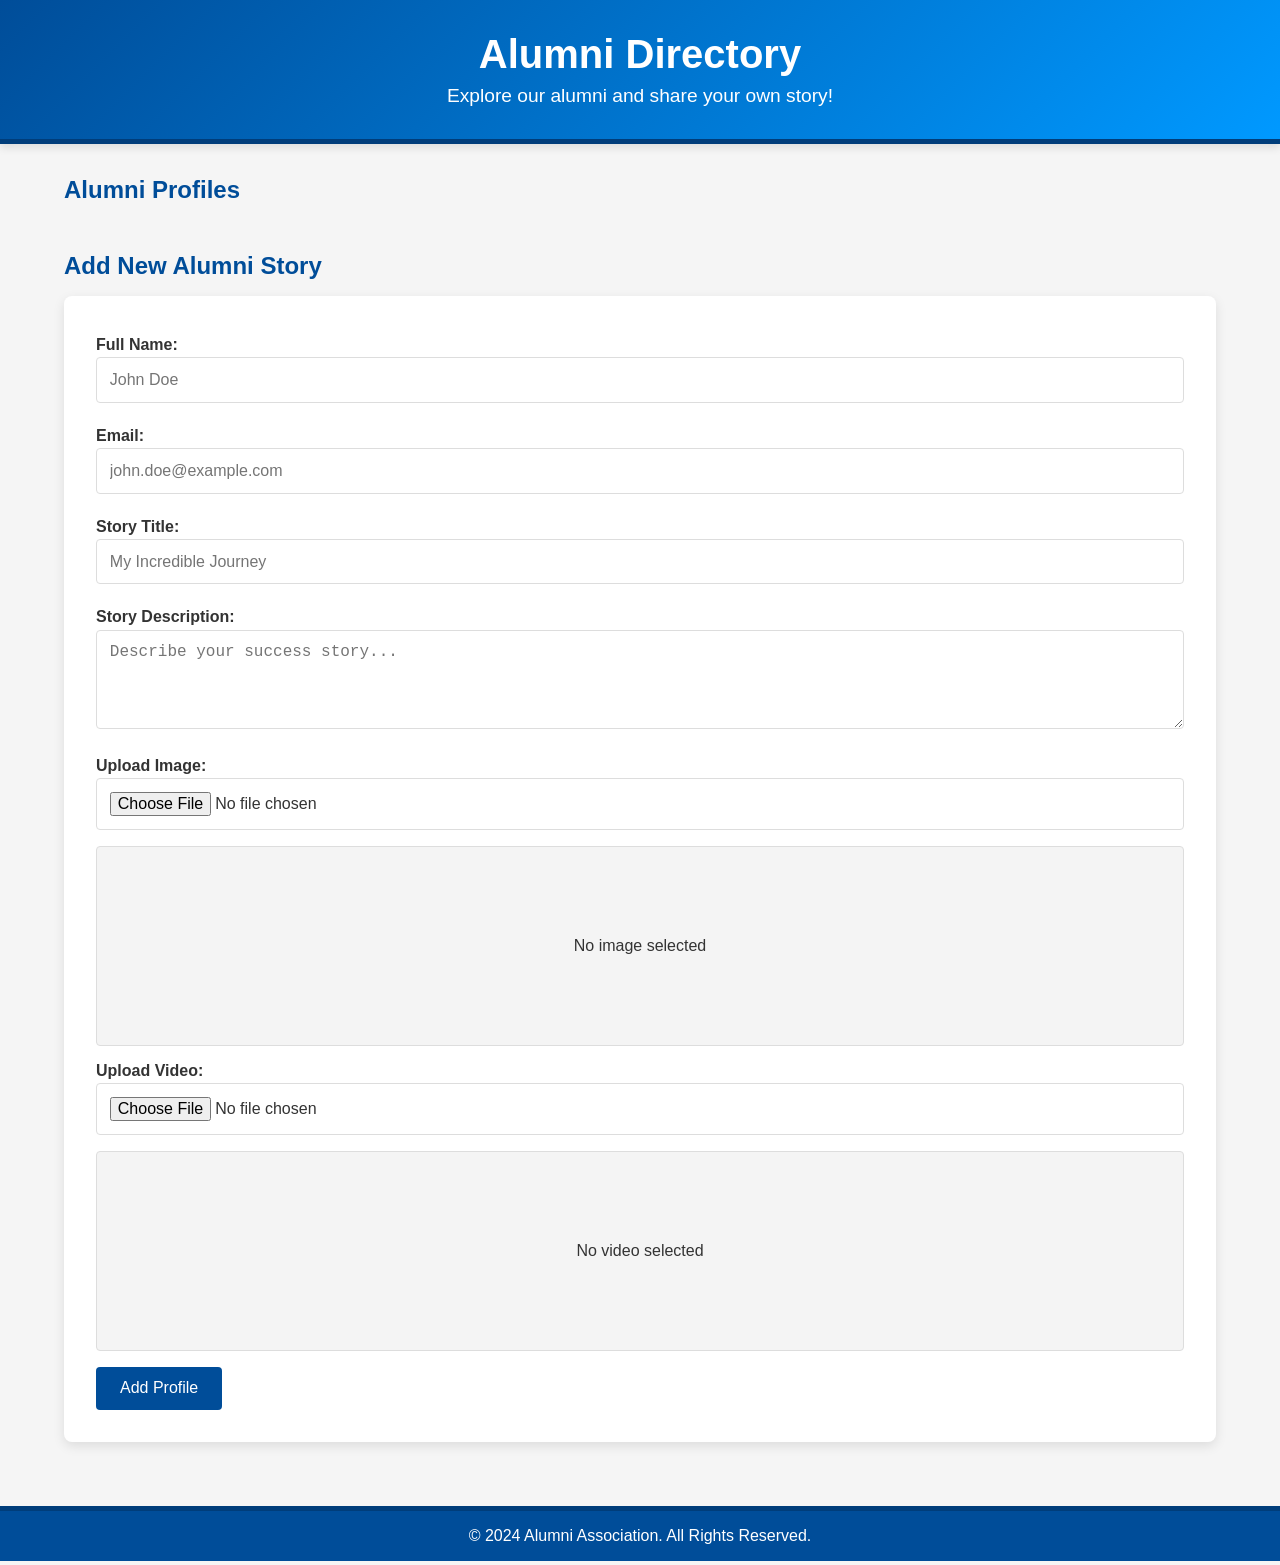
<file: directory.html>
<!DOCTYPE html>
<html lang="en">
<head>
    <meta charset="UTF-8">
    <meta name="viewport" content="width=device-width, initial-scale=1.0">
    <title>Alumni Directory</title>
    <link rel="stylesheet" href="styles2.css">
</head>
<body>
    <header>
        <div class="container">
            <h1>Alumni Directory</h1>
            <p>Explore our alumni and share your own story!</p>
        </div>
    </header>
    <main>
        <div class="container">
            <section class="directory">
                <h2>Alumni Profiles</h2>
                <div class="profile-list" id="profileList">
                </div>
            </section>
            
            <section class="add-profile">
                <h2>Add New Alumni Story</h2>
                <form id="addProfileForm">
                    <label for="fullName">Full Name:</label>
                    <input type="text" id="fullName" name="fullName" placeholder="John Doe" required>
                    
                    <label for="email">Email:</label>
                    <input type="email" id="email" name="email" placeholder="john.doe@example.com" required>
                    
                    <label for="storyTitle">Story Title:</label>
                    <input type="text" id="storyTitle" name="storyTitle" placeholder="My Incredible Journey" required>
                    
                    <label for="storyDescription">Story Description:</label>
                    <textarea id="storyDescription" name="storyDescription" placeholder="Describe your success story..." rows="4" required></textarea>
                    
                    <label for="storyImage">Upload Image:</label>
                    <input type="file" id="storyImage" name="storyImage" accept="image/*">
                    <div id="imagePreview" class="file-preview">
                        <p>No image selected</p>
                    </div>
                    
                    <label for="storyVideo">Upload Video:</label>
                    <input type="file" id="storyVideo" name="storyVideo" accept="video/*">
                    <div id="videoPreview" class="file-preview">
                        <p>No video selected</p>
                    </div>
                    
                    <button type="submit">Add Profile</button>
                </form>
            </section>
        </div>
    </main>
    <footer>
        <div class="container">
            <p>&copy; 2024 Alumni Association. All Rights Reserved.</p>
        </div>
    </footer>
    <script src="scripts2.js"></script>
</body>
</html>
</file>
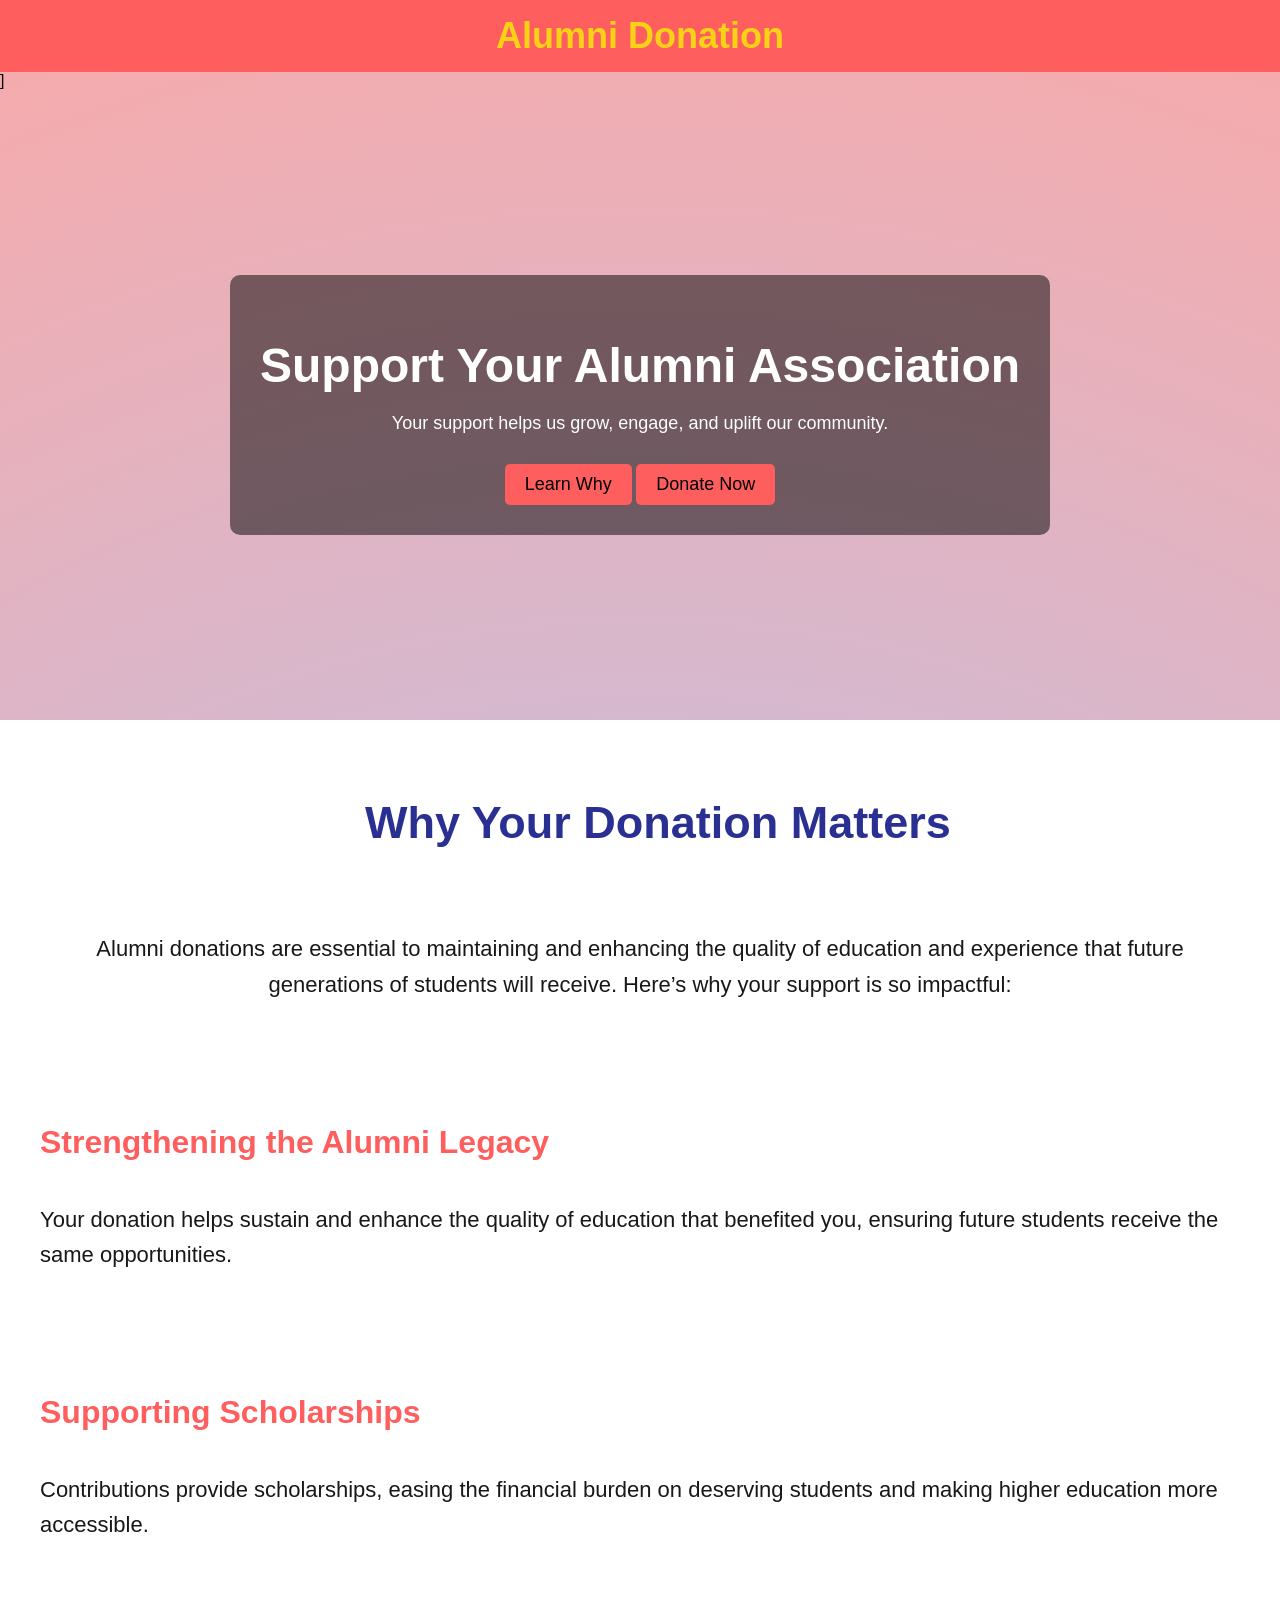
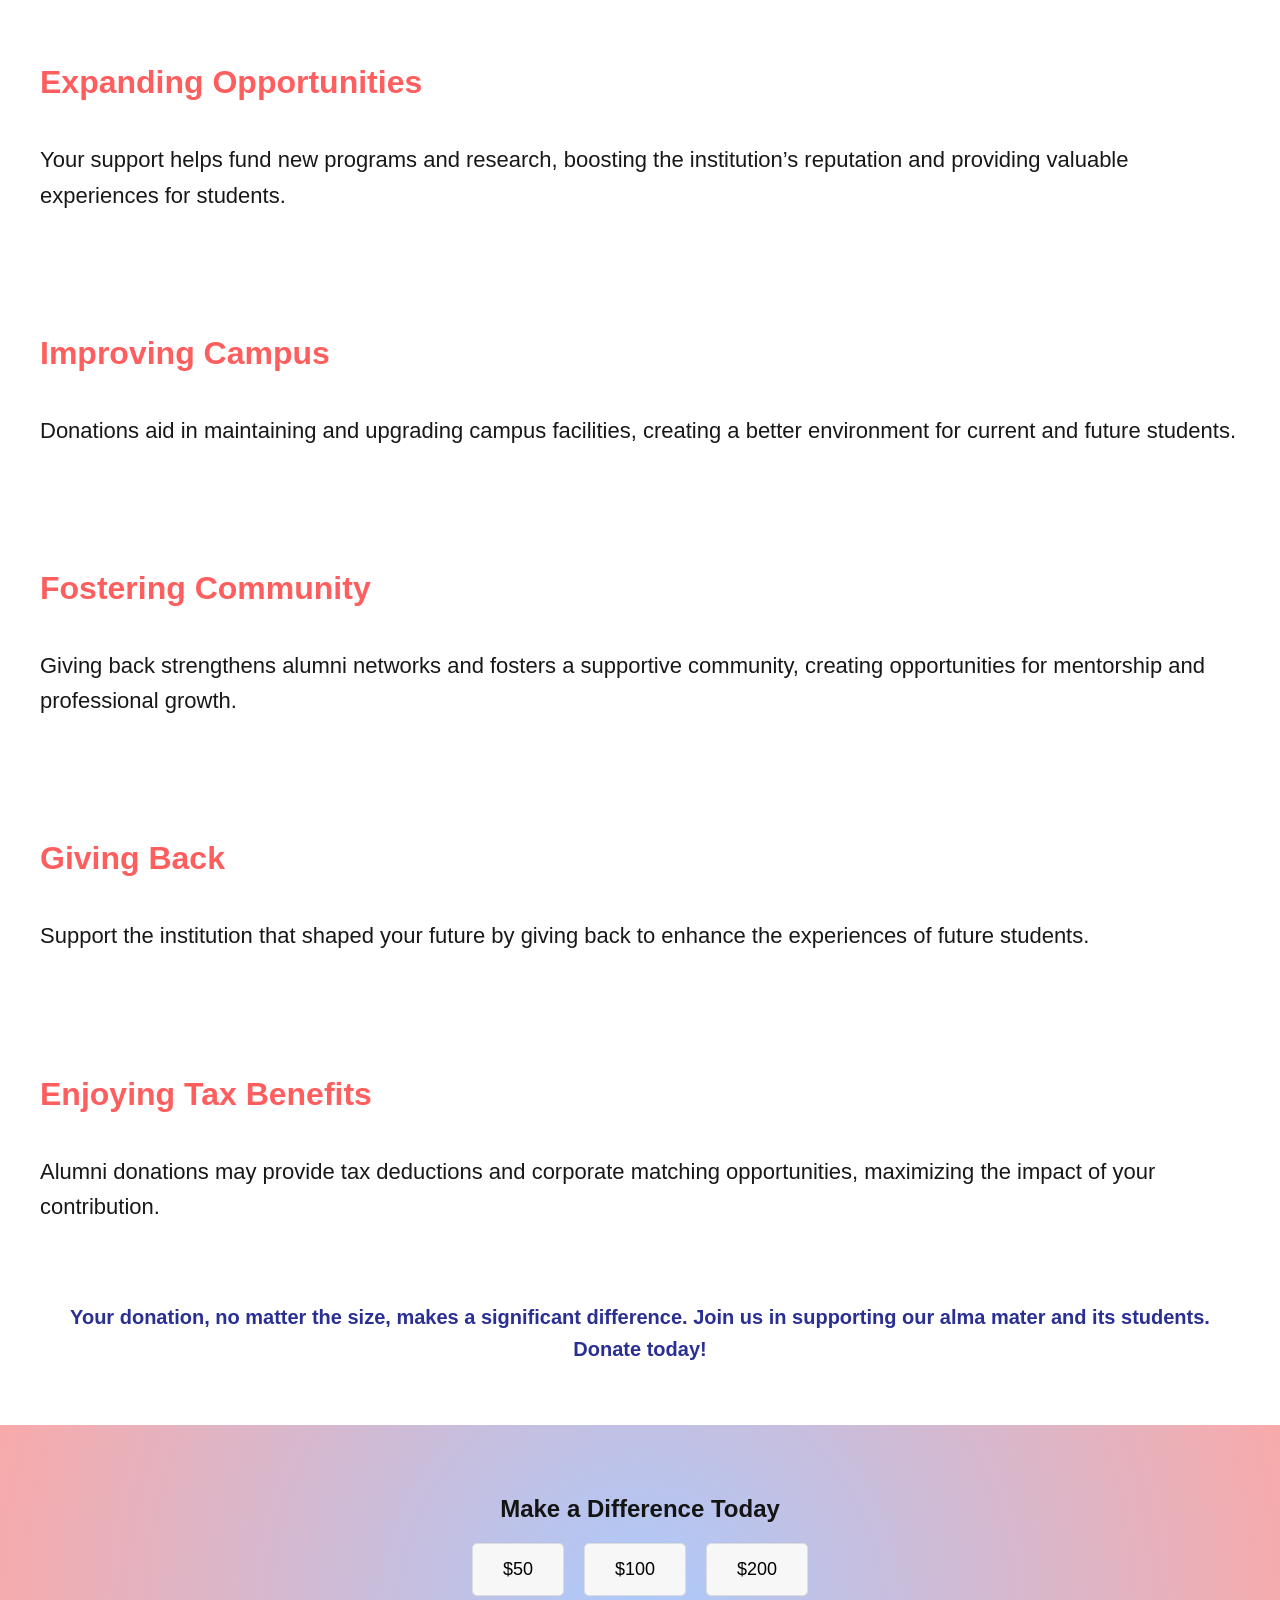
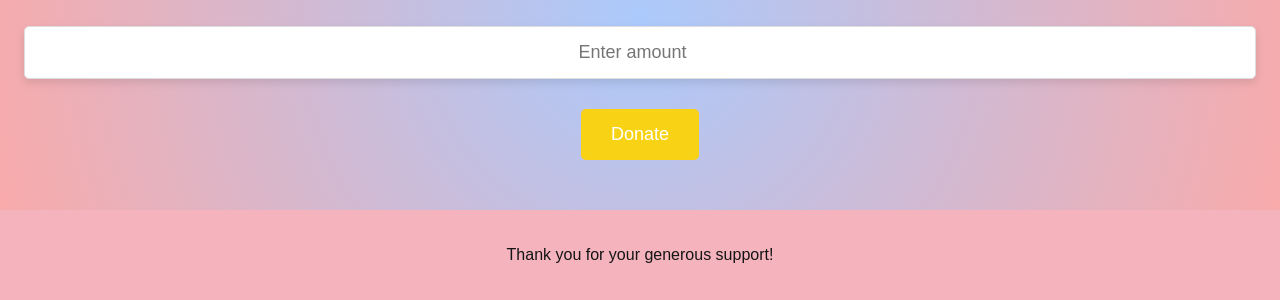
<file: donation.html>
<!DOCTYPE html>
<html lang="en">
<head>
    <meta charset="UTF-8">
    <meta name="viewport" content="width=device-width, initial-scale=1.0">
    <title>Alumni Association Donation</title>
    <link rel="stylesheet" href="donation.css">
</head>
<body>

    <nav class="navbar">
        <h1>Alumni Donation</h1>
    </nav>

]    <header>
        <div class="header-content">
            <h1>Support Your Alumni Association</h1>
            <p>Your support helps us grow, engage, and uplift our community.</p>
            <a href="#why-donate" class="scroll-btn">Learn Why</a>
            <a href="#donation-form" class="scroll-btn">Donate Now</a>
        </div>
    </header>

    <section id="why-donate" class="why-donate-section">
        <h2>Why Your Donation Matters</h2>
        <div class="why-donate-content">
            <p class="p">Alumni donations are essential to maintaining and enhancing the quality of education and experience that future generations of students will receive. Here’s why your support is so impactful:</p>
            
            <div class="why-donate-point">
                <h3>Strengthening the Alumni Legacy</h3>
                <p>Your donation helps sustain and enhance the quality of education that benefited you, ensuring future students receive the same opportunities.</p>
            </div>

            <div class="why-donate-point">
                <h3>Supporting Scholarships</h3>
                <p>Contributions provide scholarships, easing the financial burden on deserving students and making higher education more accessible.</p>
            </div>

            <div class="why-donate-point">
                <h3>Expanding Opportunities</h3>
                <p>Your support helps fund new programs and research, boosting the institution’s reputation and providing valuable experiences for students.</p>
            </div>

            <div class="why-donate-point">
                <h3>Improving Campus</h3>
                <p>Donations aid in maintaining and upgrading campus facilities, creating a better environment for current and future students.</p>
            </div>

            <div class="why-donate-point">
                <h3>Fostering Community</h3>
                <p>Giving back strengthens alumni networks and fosters a supportive community, creating opportunities for mentorship and professional growth.</p>
            </div>

            <div class="why-donate-point">
                <h3>Giving Back</h3>
                <p>Support the institution that shaped your future by giving back to enhance the experiences of future students.</p>
            </div>

            <div class="why-donate-point">
                <h3>Enjoying Tax Benefits</h3>
                <p>Alumni donations may provide tax deductions and corporate matching opportunities, maximizing the impact of your contribution.</p>
            </div>

            <p><strong>Your donation, no matter the size, makes a significant difference. Join us in supporting our alma mater and its students. Donate today!</strong></p>
        </div>
    </section>

    <section id="donation-form" class="donation-section">
        <h2>Make a Difference Today</h2>
        <form>
            <div class="amount-select">
                <input type="radio" id="amount50" name="amount" value="50">
                <label for="amount50">$50</label>
                
                <input type="radio" id="amount100" name="amount" value="100">
                <label for="amount100">$100</label>
                
                <input type="radio" id="amount200" name="amount" value="200">
                <label for="amount200">$200</label>
                
                <input type="number" id="custom-amount" name="custom-amount" placeholder="Enter amount">
            </div>
            
            <a href="donationportal.html"><button type="submit" class="donate-btn">Donate</a></button>
            
                
        </form>
    </section>

    <footer>
        <p>Thank you for your generous support!</p>
    </footer>

    <script src="donation.js"></script>
</body>
</html>
</file>
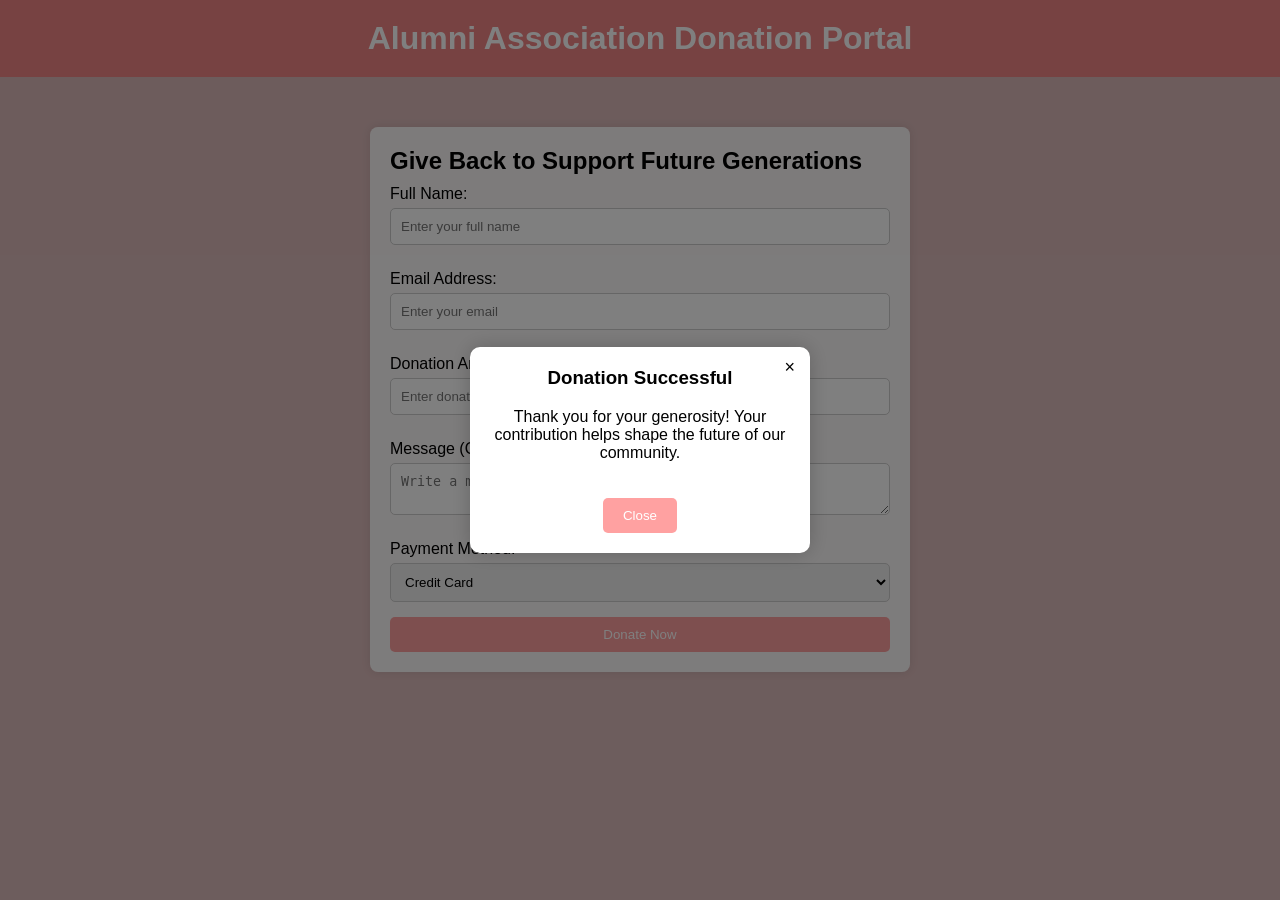
<file: donationportal.html>
<!DOCTYPE html>
<html lang="en">
<head>
    <meta charset="UTF-8">
    <meta name="viewport" content="width=device-width, initial-scale=1.0">
    <title>Alumni Donation Portal</title>
    <link rel="stylesheet" href="style.css">
</head>
<body>

    <header>
        <h1>Alumni Association Donation Portal</h1>
    </header>

    <section class="donation-form-section">
        <form id="donation-form">
            <h2>Give Back to Support Future Generations</h2>

            <label for="name">Full Name:</label>
            <input type="text" id="name" name="name" placeholder="Enter your full name" required>

            <label for="email">Email Address:</label>
            <input type="email" id="email" name="email" placeholder="Enter your email" required>

            <label for="amount">Donation Amount (USD):</label>
            <input type="number" id="amount" name="amount" placeholder="Enter donation amount" required>

            <label for="message">Message (Optional):</label>
            <textarea id="message" name="message" placeholder="Write a message (optional)"></textarea>

            <label for="payment-method">Payment Method:</label>
            <select id="payment-method" name="payment-method">
                <option value="credit-card">Credit Card</option>
                <option value="paypal">PayPal</option>
                <option value="paypal">PayTm</option>
                <option value="bank-transfer">Bank Transfer</option>
            </select>

            <button type="submit">Donate Now</button>
        </form>
    </section>

    <div id="donation-modal" class="modal">
        <div class="modal-content">
            <span class="close">&times;</span>
            <h3>Donation Successful</h3>
            <p>Thank you for your generosity! Your contribution helps shape the future of our community.</p>
            <button id="close-modal">Close</button>
        </div>
    </div>

    <script src="script.js"></script>

</body>
</html>
</file>
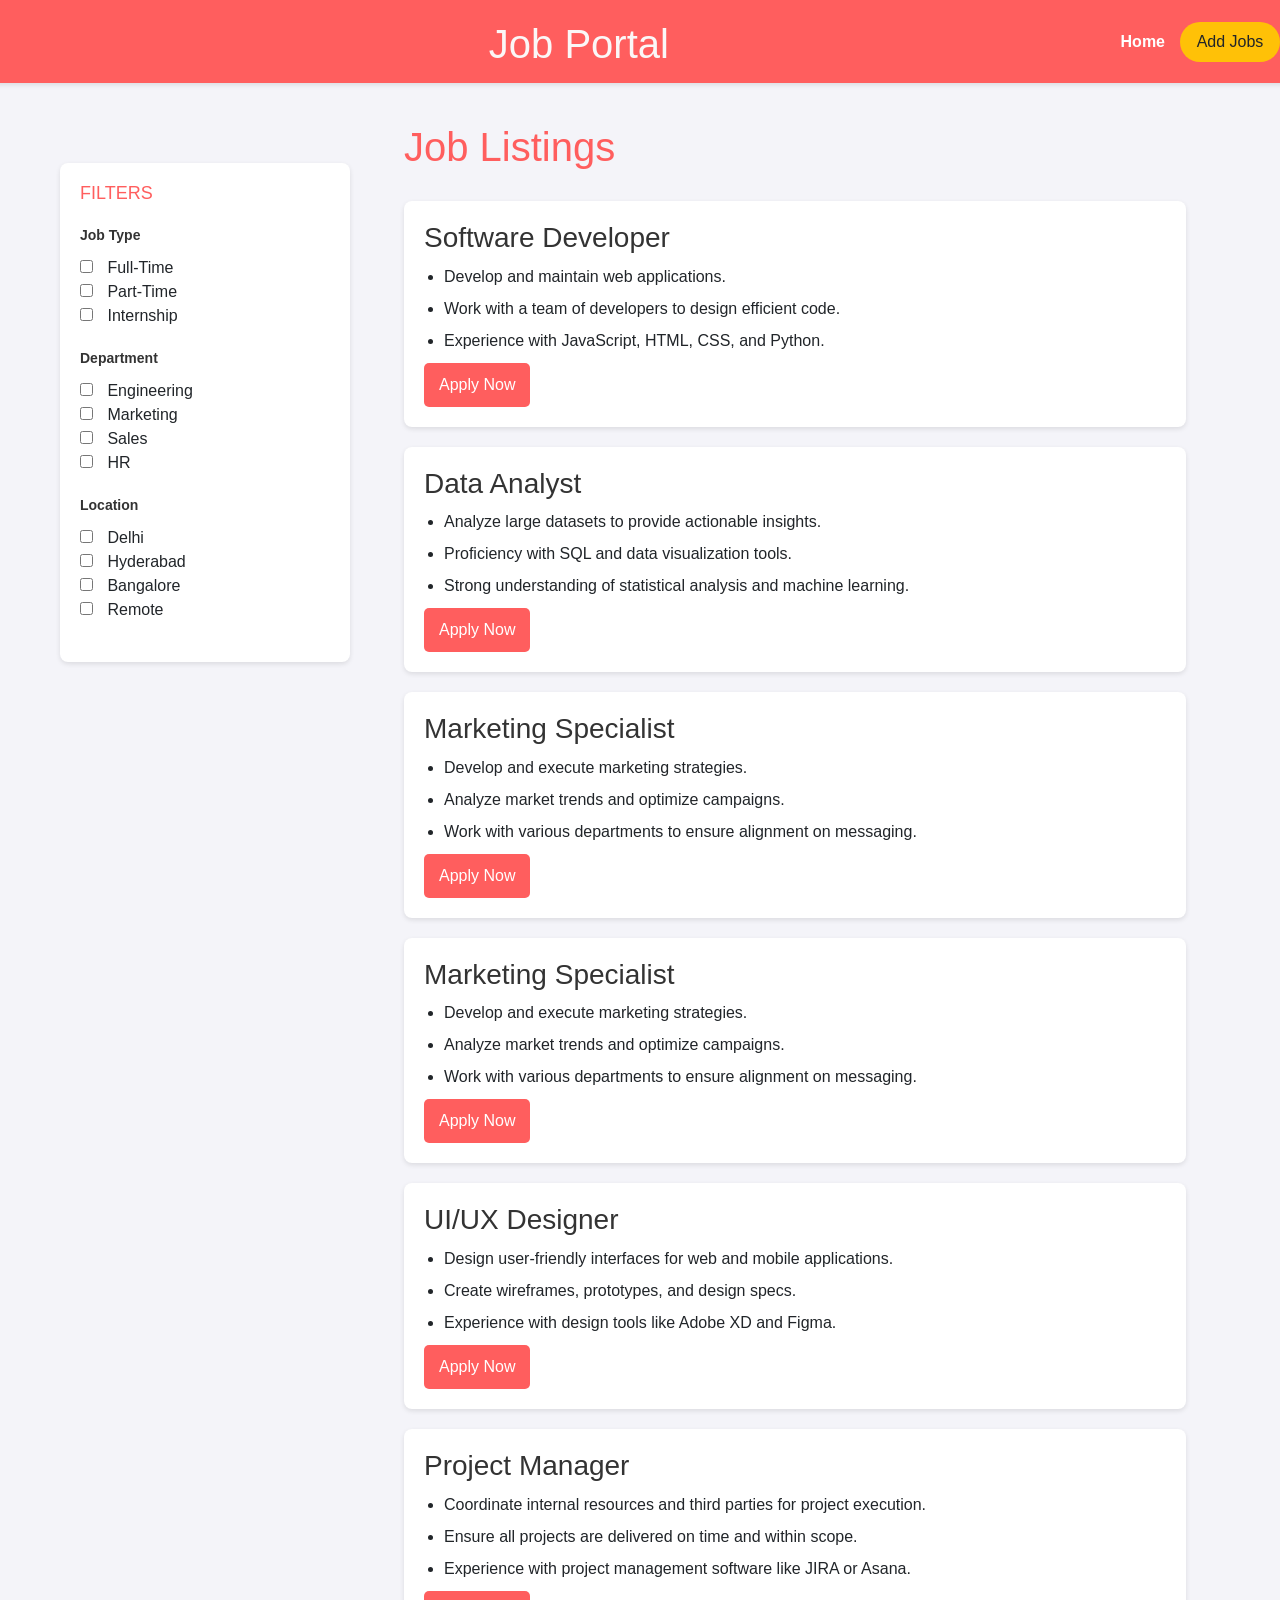
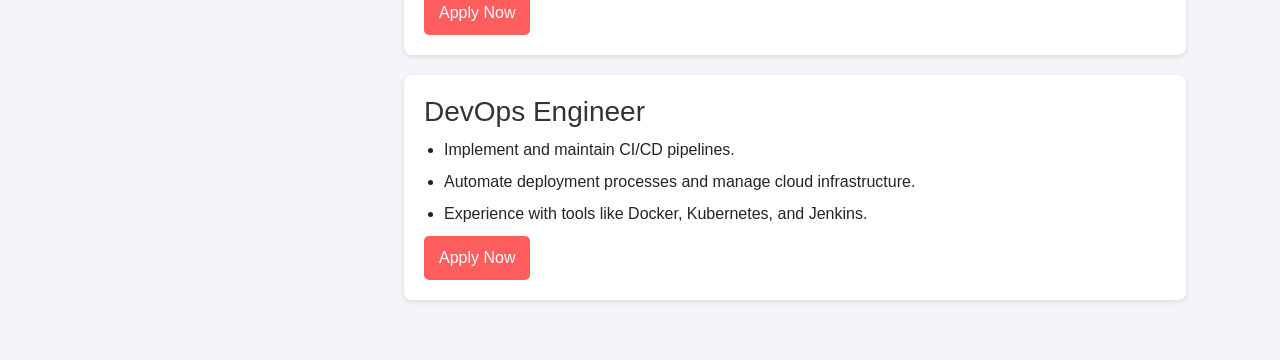
<file: job.html>
<!DOCTYPE html>
<html lang="en">
<head>
    <meta charset="UTF-8">
    <meta name="viewport" content="width=device-width, initial-scale=1.0">
    <title>Job Portal</title>
    <link rel="stylesheet" href="https://cdn.jsdelivr.net/npm/bootstrap@4.6.2/dist/css/bootstrap.min.css" integrity="sha384-xOolHFLEh07PJGoPkLv1IbcEPTNtaed2xpHsD9ESMhqIYd0nLMwNLD69Npy4HI+N" crossorigin="anonymous">
    <link rel="stylesheet" href="job.css">
</head>
<body>
    <div class="navbar row">
        <div class="col-8">
            <h1 id="jobportal">Job Portal</h1>
        </div>
        <a href="sih.html">Home</a>
       <button class="btn-warning" id ="button">Add Jobs</button>
        
        
    </div>
</div>
    <div class="main-content">
        <div class="sidebar">
            <h3>Filters</h3>
            <div class="filter-group">
                <label>Job Type</label>
                <input type="checkbox"> Full-Time <br>
                <input type="checkbox"> Part-Time <br>
                <input type="checkbox"> Internship
            </div>
            <div class="filter-group">
                <label>Department</label>
                <input type="checkbox"> Engineering <br>
                <input type="checkbox"> Marketing <br>
                <input type="checkbox"> Sales <br>
                <input type="checkbox"> HR
            </div>
            <div class="filter-group">
                <label>Location</label>
                <input type="checkbox"> Delhi <br>
                <input type="checkbox"> Hyderabad <br>
                <input type="checkbox"> Bangalore <br>
                <input type="checkbox"> Remote
            </div>
        </div>

        <div class="container">
            <h1>Job Listings</h1>
            <div class="job-container">
                <h3>Software Developer</h3>
                <ul>
                    <li>Develop and maintain web applications.</li>
                    <li>Work with a team of developers to design efficient code.</li>
                    <li>Experience with JavaScript, HTML, CSS, and Python.</li>
                </ul>
                <a href="#" class="apply-btn">Apply Now</a>
            </div>

            <div class="job-container">
                <h3>Data Analyst</h3>
                <ul>
                    <li>Analyze large datasets to provide actionable insights.</li>
                    <li>Proficiency with SQL and data visualization tools.</li>
                    <li>Strong understanding of statistical analysis and machine learning.</li>
                </ul>
                <a href="#" class="apply-btn">Apply Now</a>
            </div>

            <div class="job-container">
                <h3>Marketing Specialist</h3>
                <ul>
                    <li>Develop and execute marketing strategies.</li>
                    <li>Analyze market trends and optimize campaigns.</li>
                    <li>Work with various departments to ensure alignment on messaging.</li>
                </ul>
                <a href="#" class="apply-btn">Apply Now</a>
            </div>

            
            <div class="job-container">
                <h3>Marketing Specialist</h3>
                <ul>
                    <li>Develop and execute marketing strategies.</li>
                    <li>Analyze market trends and optimize campaigns.</li>
                    <li>Work with various departments to ensure alignment on messaging.</li>
                </ul>
                <a href="#" class="apply-btn">Apply Now</a>
            </div>
            
            <div class="job-container">
                <h3>UI/UX Designer</h3>
                <ul>
                  <li>Design user-friendly interfaces for web and mobile applications.</li>
                  <li>Create wireframes, prototypes, and design specs.</li>
                  <li>Experience with design tools like Adobe XD and Figma.</li>
                </ul>
                <a href="#" class="apply-btn">Apply Now</a>
            </div>
            
            <div class="job-container">
                <h3>Project Manager</h3>
                <ul>
                  <li>Coordinate internal resources and third parties for project execution.</li>
                  <li>Ensure all projects are delivered on time and within scope.</li>
                  <li>Experience with project management software like JIRA or Asana.</li>
                </ul>
                <a href="#" class="apply-btn">Apply Now</a>
            </div>
            
            <div class="job-container">
                <h3>DevOps Engineer</h3>
                   <ul>
                   <li>Implement and maintain CI/CD pipelines.</li>
                   <li>Automate deployment processes and manage cloud infrastructure.</li>
                   <li>Experience with tools like Docker, Kubernetes, and Jenkins.</li>
                </ul>
                <a href="#" class="apply-btn">Apply Now</a>
            </div>
            </div>
        </div>
    </div>
    <script src="job.js"></script>
   

</body>
</html>
</file>
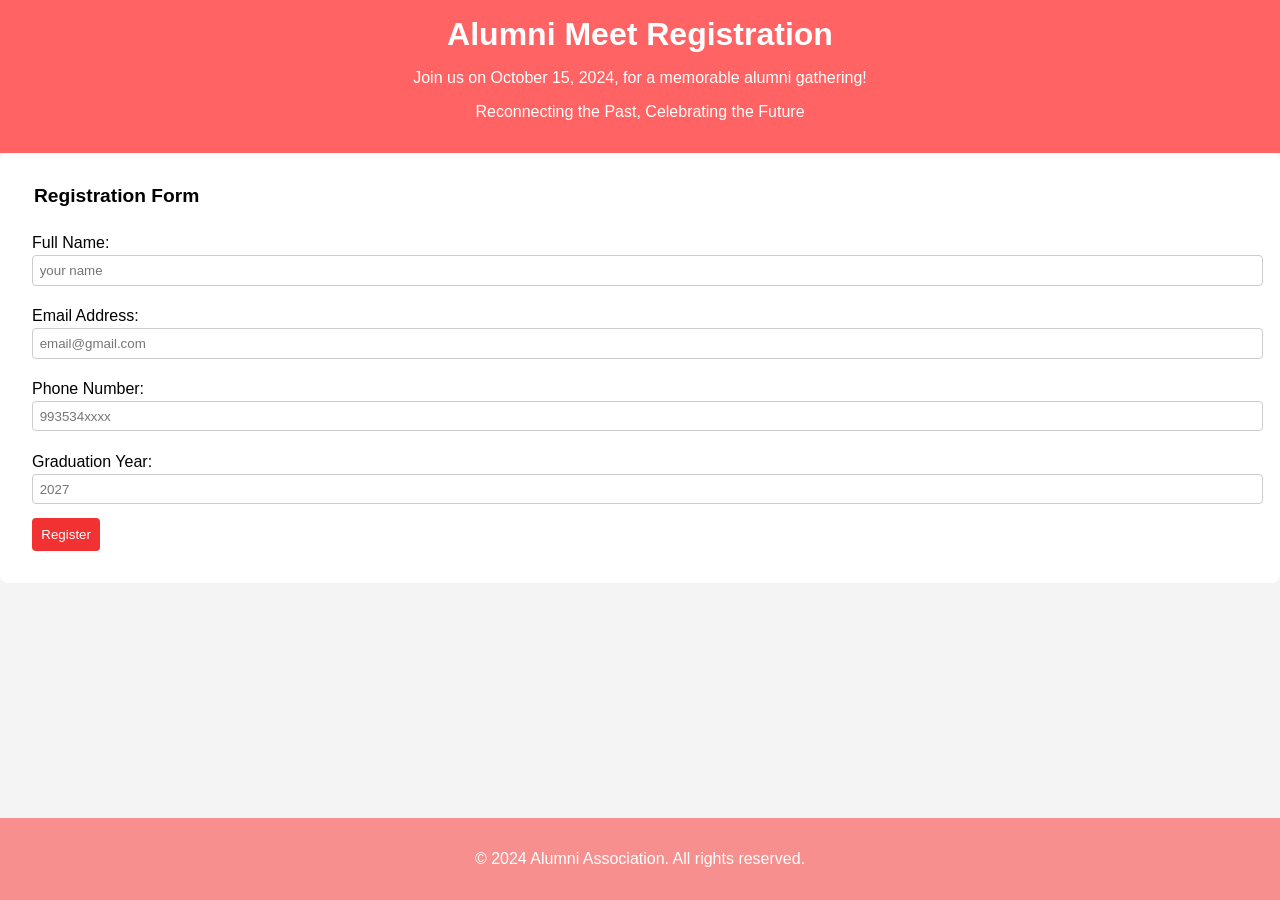
<file: meet.html>
<!DOCTYPE html>
<html lang="en">
<head>
    <meta charset="UTF-8">
    <meta name="viewport" content="width=device-width, initial-scale=1.0">
    <title>Alumni Meet Registration</title>
    <link rel="stylesheet" href="meet.css">
</head>
<body>
    <header>
        <h1>Alumni Meet Registration</h1>
        <p>Join us on October 15, 2024, for a memorable alumni gathering!</p>
        <p>Reconnecting the Past, Celebrating the Future</p>
    </header>

    <main>
        <form id="registrationForm">
            <fieldset>
                <legend><b>Registration Form</b></legend>
                <label for="name">Full Name:</label>
                <input type="text" id="name" name="name" placeholder="your name" required>
                
                <label for="email">Email Address:</label>
                <input type="email" id="email" name="email" placeholder="email@gmail.com" required>
                
                <label for="phone">Phone Number:</label>
                <input type="tel" id="phone" name="phone" placeholder="993534xxxx">
                
                <label for="graduationYear">Graduation Year:</label>
                <input type="number" id="graduationYear" name="graduationYear" placeholder="2027"required>
                
                <button type="submit">Register</button>
            </fieldset>
        </form>
    </main>

    <footer>
        <p>&copy; 2024 Alumni Association. All rights reserved.</p>
    </footer>

    <script src="meet.js"></script>
</body>
</html>
</file>
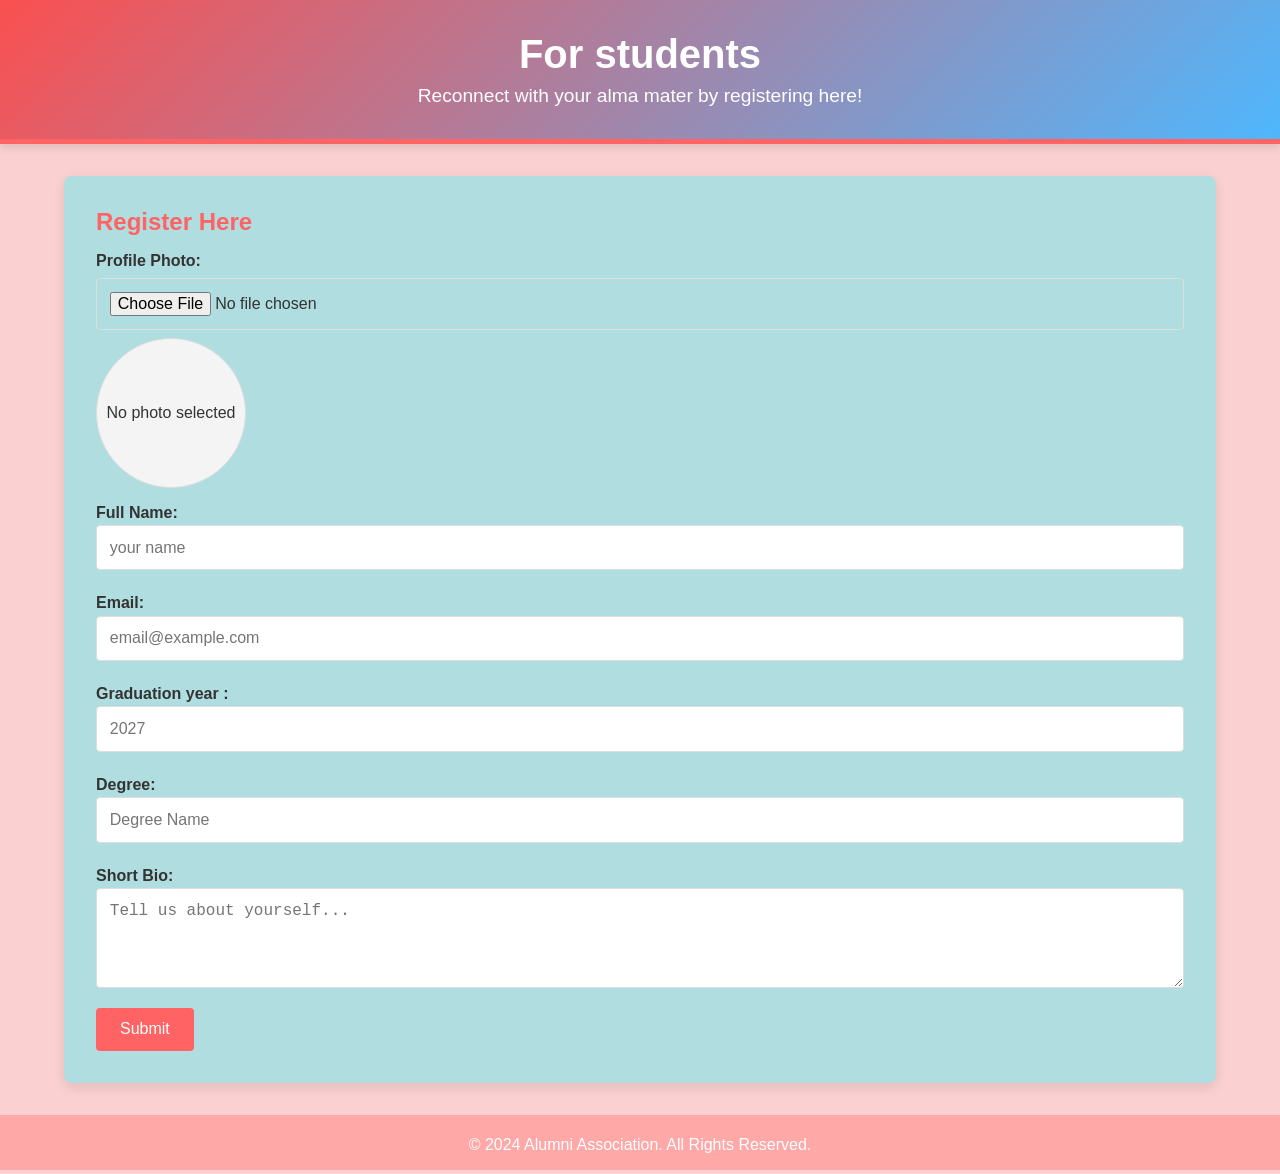
<file: registration.html>
<!DOCTYPE html>
<html lang="en">
<head>
    <meta charset="UTF-8">
    <meta name="viewport" content="width=device-width, initial-scale=1.0">
    <title>Alumni Registration</title>
    <link rel="stylesheet" href="styles11.css">
</head>
<body>
    <header>
        <div class="container">
            <h1>For students</h1>
            <p>Reconnect with your alma mater by registering here!</p>
        </div>
    </header>
    <main>
        <div class="container">
            <section class="registration-form">
                <h2>Register Here</h2>
                <form id="alumniForm">
                    <div class="photo-upload">
                        <label for="profilePhoto">Profile Photo:</label>
                        <input type="file" id="profilePhoto" name="profilePhoto" accept="image/*">
                        <div id="photoPreview" class="photo-preview">
                            <p>No photo selected</p>
                        </div>
                    </div>

                    <label for="fullName">Full Name:</label>
                    <input type="text" id="fullName" name="fullName" placeholder="your name" required>

                    <label for="email">Email:</label>
                    <input type="email" id="email" name="email" placeholder="email@example.com" required>

                    <label for="graduationYear">Graduation year :</label>
                    <input type="number" id="graduationYear" name="graduationYear" placeholder="2027" required>

                    <label for="degree">Degree:</label>
                    <input type="text" id="degree" name="degree" placeholder="Degree Name" required>

                    <label for="bio">Short Bio:</label>
                    <textarea id="bio" name="bio" placeholder="Tell us about yourself..." rows="4" required></textarea>

                    <button type="submit">Submit</button>
                </form>
            </section>
        </div>
    </main>
    <footer>
        <div class="container">
            <p>&copy; 2024 Alumni Association. All Rights Reserved.</p>
        </div>
    </footer>
    <script src="scripts11.js"></script>
</body>
</html>
</file>
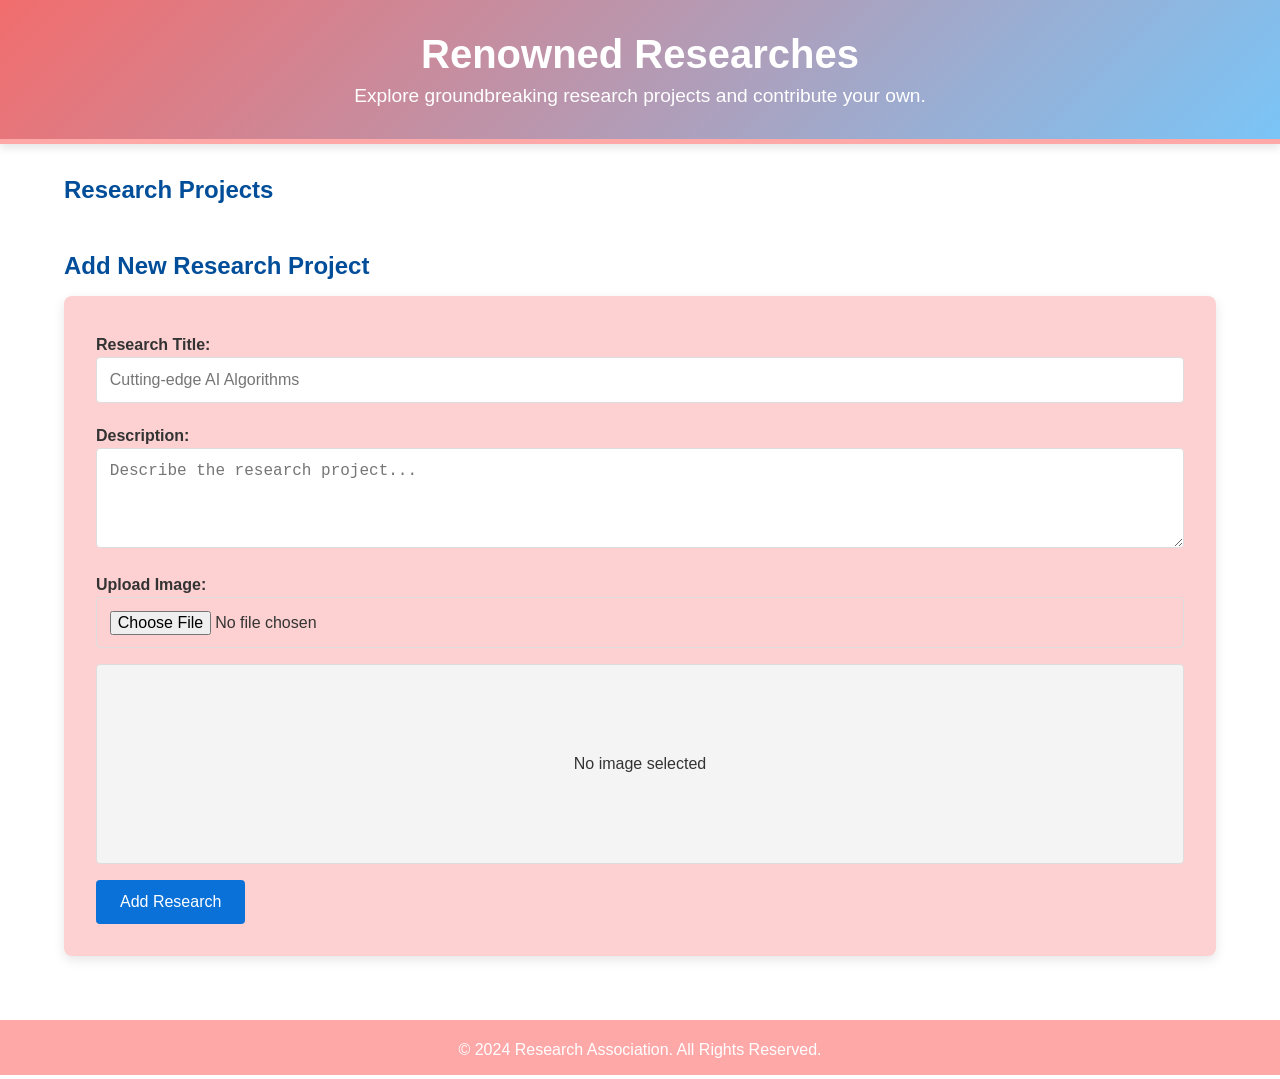
<file: researches.html>
<!DOCTYPE html>
<html lang="en">
<head>
    <meta charset="UTF-8">
    <meta name="viewport" content="width=device-width, initial-scale=1.0">
    <title>Renowned Researches</title>
    <link rel="stylesheet" href="styles3.css">
</head>
<body>
    <header>
        <div class="container">
            <h1>Renowned Researches</h1>
            <p>Explore groundbreaking research projects and contribute your own.</p>
        </div>
    </header>
    <main>
        <div class="container">
            <section class="research-display">
                <h2>Research Projects</h2>
                <div class="research-list" id="researchList">
                </div>
            </section>

            <section class="add-research">
                <h2>Add New Research Project</h2>
                <form id="addResearchForm">
                    <label for="researchTitle">Research Title:</label>
                    <input type="text" id="researchTitle" name="researchTitle" placeholder="Cutting-edge AI Algorithms" required>

                    <label for="researchDescription">Description:</label>
                    <textarea id="researchDescription" name="researchDescription" placeholder="Describe the research project..." rows="4" required></textarea>

                    <label for="researchImage">Upload Image:</label>
                    <input type="file" id="researchImage" name="researchImage" accept="image/*">
                    <div id="imagePreview" class="file-preview">
                        <p>No image selected</p>
                    </div>

                    <button type="submit">Add Research</button>
                </form>
            </section>
        </div>
    </main>
    <footer>
        <div class="container">
            <p>&copy; 2024 Research Association. All Rights Reserved.</p>
        </div>
    </footer>
    <script src="scripts3.js"></script>
</body>
</html>
</file>
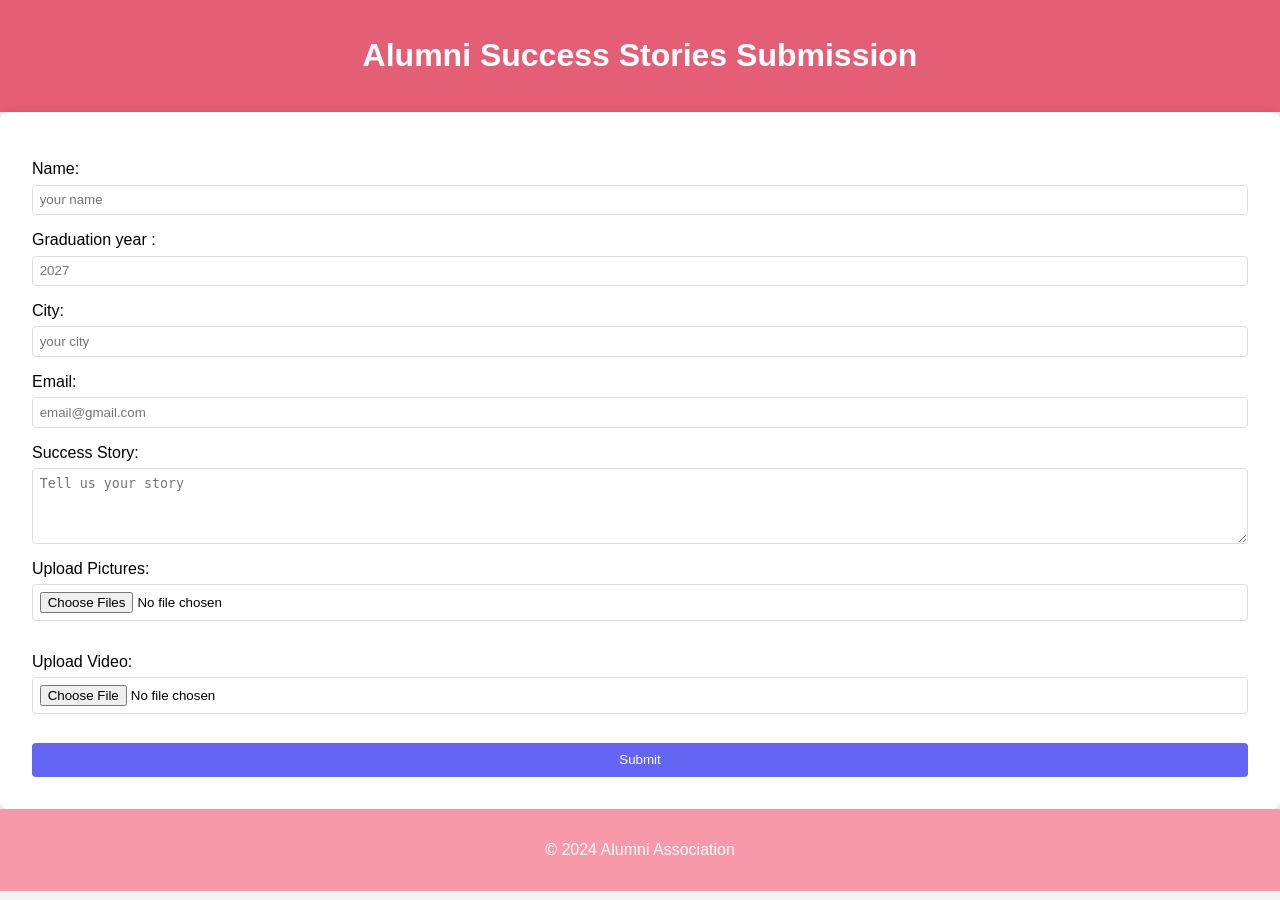
<file: sample1.html>
<!DOCTYPE html>
<html lang="en">
<head>
    <meta charset="UTF-8">
    <meta name="viewport" content="width=device-width, initial-scale=1.0">
    <title>Alumni Success Stories Submission</title>
    <link rel="stylesheet" href="stylessample.css">
</head>
<body>
    <header>
        <h1>Alumni Success Stories Submission</h1>
    </header>
    <main>
        <form id="submissionForm">
            <label for="name">Name:</label>
            <input type="text" id="name" name="name"  placeholder ="your name" required>

            
            <label for="graduationYear">Graduation year :</label>
            <input type="number" id="graduationYear" name="graduationYear" placeholder="2027" required>

            <label for="city">City:</label>
            <input type="city" id="city" name="city" placeholder ="your city"required>

            <label for="email">Email:</label>
            <input type="email" id="email" name="email"  placeholder ="email@gmail.com"required>

            <label for="story">Success Story:</label>
            <textarea id="story" name="story" rows="4" placeholder ="Tell us your story"required></textarea>

            <label for="pictures">Upload Pictures:</label>
            <input type="file" id="pictures" name="pictures" accept="image/*" multiple>
            <div id="picturePreview" class="preview"></div>

            <label for="video">Upload Video:</label>
            <input type="file" id="video" name="video" accept="video/*">
            <div id="videoPreview" class="preview"></div>

            <button type="submit">Submit</button>
        </form>
    </main>
    <footer>
        <p>&copy; 2024 Alumni Association</p>
    </footer>
    <script src="scriptssample.js"></script>
</body>
</html>
</file>
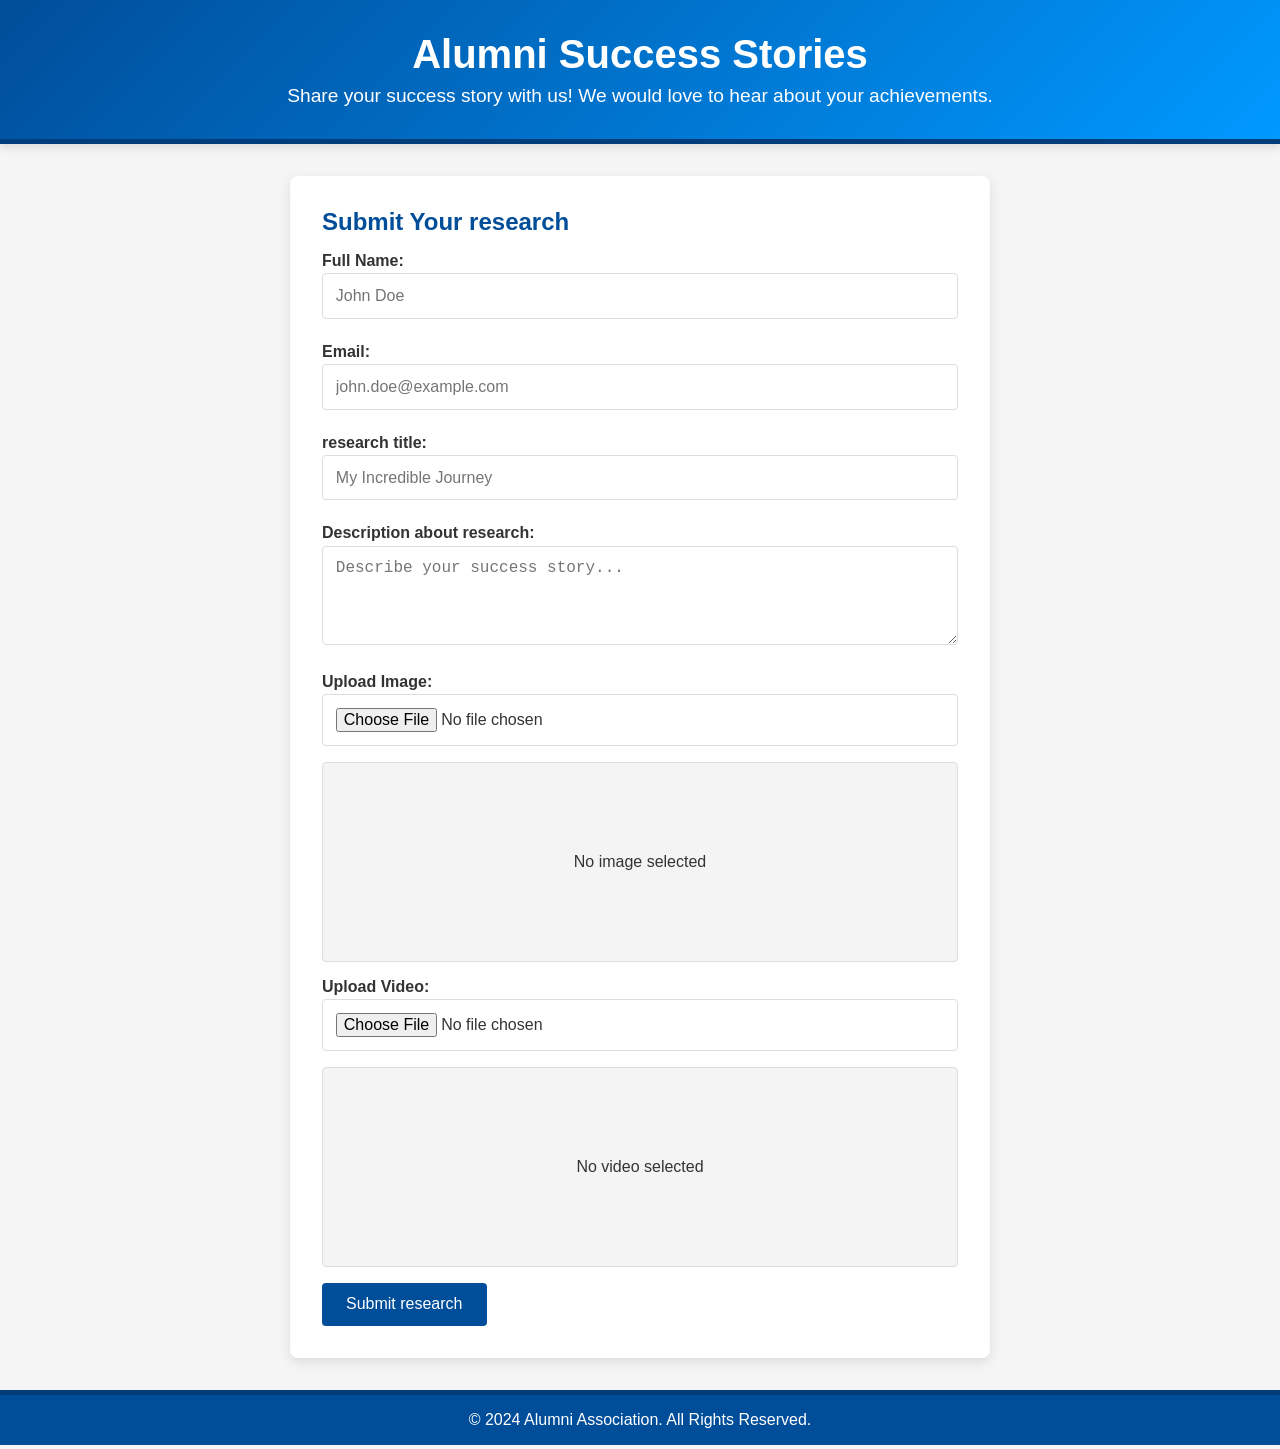
<file: success.html>
<!DOCTYPE html>
<html lang="en">
<head>
    <meta charset="UTF-8">
    <meta name="viewport" content="width=device-width, initial-scale=1.0">
    <title>Submit Your Success Story</title>
    <link rel="stylesheet" href="styles1.css">
</head>
<body>
    <header>
        <div class="container">
            <h1>Alumni Success Stories</h1>
            <p>Share your success story with us! We would love to hear about your achievements.</p>
        </div>
    </header>
    <main>
        <div class="container">
            <section class="story-form">
                <h2>Submit Your research</h2>
                <form id="successStoryForm" enctype="multipart/form-data">
                    <label for="fullName">Full Name:</label>
                    <input type="text" id="fullName" name="fullName" placeholder="John Doe" required>

                    <label for="email">Email:</label>
                    <input type="email" id="email" name="email" placeholder="john.doe@example.com" required>

                    <label for="storyTitle">research title:</label>
                    <input type="text" id="storyTitle" name="storyTitle" placeholder="My Incredible Journey" required>

                    <label for="storyDescription">Description about research:</label>
                    <textarea id="storyDescription" name="storyDescription" placeholder="Describe your success story..." rows="4" required></textarea>

                    <label for="storyImage">Upload Image:</label>
                    <input type="file" id="storyImage" name="storyImage" accept="image/*">
                    <div id="imagePreview" class="file-preview">
                        <p>No image selected</p>
                    </div>

                    <label for="storyVideo">Upload Video:</label>
                    <input type="file" id="storyVideo" name="storyVideo" accept="video/*">
                    <div id="videoPreview" class="file-preview">
                        <p>No video selected</p>
                    </div>

                    <button type="submit">Submit research</button>
                </form>
            </section>
        </div>
    </main>
    <footer>
        <div class="container">
            <p>&copy; 2024 Alumni Association. All Rights Reserved.</p>
        </div>
    </footer>
    <script src="scripts1.js"></script>
</body>
</html>
</file>
<file: styles2.css>
/* General Reset */
* {
    margin: 0;
    padding: 0;
    box-sizing: border-box;
}

body {
    font-family: 'Segoe UI', Tahoma, Geneva, Verdana, sans-serif;
    background-color: #f5f5f5;
    color: #333;
}

.container {
    width: 90%;
    max-width: 1200px;
    margin: 0 auto;
}

/* Header Styles */
header {
    background: linear-gradient(135deg, #004d99, #0099ff);
    color: #fff;
    padding: 2rem 0;
    text-align: center;
    border-bottom: 5px solid #003d7a;
    box-shadow: 0 4px 8px rgba(0, 0, 0, 0.1);
}

header h1 {
    margin-bottom: 0.5rem;
    font-size: 2.5rem;
}

header p {
    font-size: 1.2rem;
}

/* Main Content Styles */
main {
    padding: 2rem 0;
}

.directory, .add-profile {
    margin-bottom: 2rem;
}

.directory h2, .add-profile h2 {
    margin-bottom: 1rem;
    color: #004d99;
}

.profile-list {
    display: flex;
    flex-wrap: wrap;
    gap: 1rem;
}

.profile-card {
    background: #fff;
    padding: 1rem;
    border-radius: 8px;
    box-shadow: 0 4px 8px rgba(0, 0, 0, 0.1);
    width: calc(33.333% - 1rem);
    text-align: center;
    transition: transform 0.3s, box-shadow 0.3s;
}

.profile-card img {
    width: 100%;
    height: auto;
    border-radius: 50%;
    margin-bottom: 1rem;
}

.profile-card h3 {
    margin-bottom: 0.5rem;
    color: #004d99;
}

.profile-card p {
    margin-bottom: 1rem;
    color: #666;
}

.profile-card a.view-profile {
    background-color: #004d99;
    color: #fff;
    text-decoration: none;
    padding: 0.5rem 1rem;
    border-radius: 4px;
    display: inline-block;
    transition: background-color 0.3s;
}

.profile-card a.view-profile:hover {
    background-color: #003d7a;
}

.profile-card:hover {
    transform: scale(1.02);
    box-shadow: 0 6px 12px rgba(0, 0, 0, 0.15);
}

/* Add Profile Form Styles */
.add-profile form {
    background: #fff;
    padding: 2rem;
    border-radius: 8px;
    box-shadow: 0 4px 12px rgba(0, 0, 0, 0.1);
}

.add-profile label {
    display: block;
    margin: 0.5rem 0 0.2rem;
    font-weight: bold;
}

input, textarea {
    width: 100%;
    padding: 0.8rem;
    margin-bottom: 1rem;
    border: 1px solid #ddd;
    border-radius: 4px;
    font-size: 1rem;
    transition: border-color 0.3s;
}

input:focus, textarea:focus {
    border-color: #0099ff;
    outline: none;
}

button {
    background-color: #004d99;
    color: #fff;
    border: none;
    padding: 0.8rem 1.5rem;
    border-radius: 4px;
    cursor: pointer;
    font-size: 1rem;
    transition: background-color 0.3s;
}

button:hover {
    background-color: #003d7a;
}

/* File Preview Styles */
.file-preview {
    width: 100%;
    height: 200px;
    border: 1px solid #ddd;
    border-radius: 4px;
    overflow: hidden;
    display: flex;
    align-items: center;
    justify-content: center;
    background-color: #f4f4f4;
    margin-bottom: 1rem;
}

.file-preview img, .file-preview video {
    max-width: 100%;
    max-height: 100%;
}

/* Footer Styles */
footer {
    background: #004d99;
    color: #fff;
    text-align: center;
    padding: 1rem 0;
    border-top: 5px solid #003d7a;
}
</file>
<file: donation.css>
body, html {
    margin: 0;
    padding: 0;
    font-family: Arial, sans-serif;
    background: radial-gradient(circle, #abcafc, #f8aaaa);
}

 h2, p {
    color: #141414;
}

/* Navigation Bar */
.navbar {
    background-color: #ff5e5e;
    color: white;
    padding: 15px;
    text-align: center;
}

.navbar h1 {
    color: #f8d215;
    margin: 0;
    font-size: 36px;
    text-align: center;
}

/* Header Styles */
header {
    background-image: url('https://www.example.com/alumni-background.jpg'); /* Add a real image URL */
    background-size: cover;
    background-position: center;
    height: 70vh;
    display: flex;
    justify-content: center;
    align-items: center;
    text-align: center;
}

.header-content {
    background: rgba(0, 0, 0, 0.5);
    padding: 30px;
    border-radius: 10px;
}

header h1 {
    font-size: 48px;
    color: white;
    margin-bottom: 20px;
}

header p {
    font-size: 18px;
    color: white;
    margin-bottom: 30px;
}

.scroll-btn {
    display: inline-block;
    padding: 10px 20px;
    background-color: #ff5e5e;
    color: white;
    text-decoration: none;
    border-radius: 5px;
    font-size: 18px;
    transition: background-color 0.3s, transform 0.3s;
}

.scroll-btn:hover {
    background-color: #d9534f;
    transform: scale(1.05);
}

/* Why Donate Section */
.why-donate-section {
    padding: 40px 40px;
    background-color: #ffffff;
    text-align: left;
    margin: 0 auto;
    max-width: 1200px;
}

.why-donate-content {
    max-width: 100%;
    text-align: left; /* Align text to the left */
}
.p{
    text-align: center;
}
.why-donate-section h2 {
    font-size: 45px;
    padding-bottom: 60px ;
    padding-left: 325px;
    color: #2a2f92;
    margin-bottom: 20px;
    font-weight: bold;
}

.why-donate-point {
    margin-bottom: 20px;
}

.why-donate-content h3 {
    font-size: 32px; 
    padding-bottom:19px;/* Increase font size for better clarity */
    color: #ff5e5e;
    padding-top: 90px;
    margin-bottom: 10px;
    font-weight: bold;
}

.why-donate-content p {
    font-size: 22px;
    color: #181818;
    margin-bottom: 20px;
    line-height: 1.6;
}

.why-donate-content strong {
    display: block;
    padding-top: 55px;
    margin-top: 20px;
    font-size: 20px;
    color:  #2a2f92;
    text-align: center;
    font-weight: bold;
}

/* Donation Form Styles */
.donation-section {
    padding: 50px 20px;
   background: radial-gradient(circle, #abcafc, #f8aaaa);
    text-align: center;
}

.amount-select {
    display: flex;
    flex-wrap: wrap;
    gap: 20px;
    justify-content: center;
    margin-bottom: 30px;
}

.amount-select input[type="radio"] {
    display: none;
}

.amount-select label {
    display: inline-block;
    background-color: #f7f7f7;
    padding: 15px 30px;
    border-radius: 5px;
    cursor: pointer;
    border: 1px solid #ddd;
    transition: background-color 0.3s, transform 0.3s, border-color 0.3s;
    font-size: 18px;
    text-align: center;
}

.amount-select input[type="radio"]:checked + label {
    background-color: #ff5e5e;
    color: white;
    border-color: #ff5e5e;
    transform: scale(1.05);
}

.amount-select label:hover {
    background-color: #e74c3c;
    color: white;
    transform: scale(1.05);
}

.amount-select input[type="number"] {
    width:  1200px; /* Adjust width to fit within the container */
    padding: 15px;
    margin-top: 10px;
    font-size: 18px;
    border: 1px solid #ddd;
    border-radius: 5px;
    box-shadow: 0 4px 8px rgba(0,0,0,0.1);
    transition: box-shadow 0.3s;
    text-align: center;
}

.amount-select input[type="number"]:focus {
    outline: none;
    box-shadow: 0 4px 18px rgba(0,0,0,0.2);
}

/* Donate Button */
.donate-btn {
    padding: 15px 30px;
    background-color: #f8d215;
    color: rgb(255, 255, 255);
    border: none;
    border-radius: 5px;
    font-size: 18px;
    cursor: pointer;
    transition: background-color 0.3s;
    
}

a:-webkit-any-link {
    color:inherit;
    cursor: pointer;
    text-decoration: none;
}
.donate-btn:hover {
    background-color:  #d4b30b ;

    
}

/* Footer */
footer {
    text-align: center;
    padding: 20px;
   background-color: #f4b3bd;
    color: #141414;
}
</file>
<file: style.css>
/* Basic Styling with Background Image */
body {
    font-family: Arial, sans-serif;
    /* background-image: url('https://www.elegantthemes.com/blog/wp-content/uploads/2013/09/bg-9-full.jpg'); /* Replace 'your-image.jpg' with the actual path to your background image */
    background-size: cover; */
    background-position: center;
    background-attachment: fixed;
    margin: 0;
    padding: 0;
}

/* Add a semi-transparent overlay to darken the background */
body::before {
    content: '';
    position: absolute;
    top: 0;
    left: 0;
    width: 100%;
    height: 100%;
    background:rgb(179 112 112 / 48%);/* Adjust opacity as needed */
    z-index: -1;
}

header {
    background-color: rgba(255, 99, 99, 0.6); /* Slight transparency for header */
    color: white;
    padding: 20px;
    text-align: center;
}

h1, h2 {
    margin: 0;
}

.donation-form-section {
    background-color: rgba(255, 255, 255, 0.9); /* Slight transparency for form */
    max-width: 500px;
    margin: 50px auto;
    padding: 20px;
    box-shadow: 0px 0px 10px rgba(0,0,0,0.1);
    border-radius: 8px;
    transition: box-shadow 0.3s ease-in-out;
}

.donation-form-section:hover {
    box-shadow: 0px 0px 20px rgba(0,0,0,0.3);
}

form {
    display: flex;
    flex-direction: column;
}

label {
    margin: 10px 0 5px;
}

input, textarea, select {
    padding: 10px;
    margin-bottom: 15px;
    border-radius: 5px;
    border: 1px solid #ccc;
    transition: border-color 0.3s;
}

input:hover, textarea:hover, select:hover {
    border-color: rgba(255, 99, 99, 0.6);
}

button {
    padding: 10px;
    background-color: rgba(255, 99, 99, 0.6);
    color: white;
    border: none;
    cursor: pointer;
    border-radius: 5px;
    transition: background-color 0.3s, transform 0.3s;
}

button:hover {
    background-color: rgba(255, 99, 99, 0.6);
    transform: scale(1.05);
}

/* Modal Popup Styling */
.modal {
    display: none; /* Hidden by default */
    position: fixed; /* Stay in place */
    z-index: 1; /* Sit on top */
    left: 0;
    top: 0;
    width: 100%;
    height: 100%;
    background-color: rgba(0, 0, 0, 0.5); /* Black with opacity */
    justify-content: center;
    align-items: center;
    display: flex;
}

.modal-content {
    background-color: white;
    padding: 20px;
    border-radius: 10px;
    text-align: center;
    box-shadow: 0px 0px 20px rgba(0, 0, 0, 0.2);
    position: relative;
    width: 300px;
}

.modal-content h3 {
    margin-top: 0;
}

.close {
    position: absolute;
    top: 10px;
    right: 15px;
    color: black;
    font-size: 18px;
    cursor: pointer;
}

.close:hover {
    color: red;
}

#close-modal {
    margin-top: 20px;
    background-color:rgba(255, 99, 99, 0.6);
    padding: 10px 20px;
    color: white;
    border: none;
    border-radius: 5px;
    cursor: pointer;
}

#close-modal:hover {
    background-color: rgba(255, 99, 99, 0.6);
}
</file>
<file: job.css>
body {
    font-family: Arial, sans-serif;
    background-color: #f4f4f9;
    margin: 0;
    padding: 0;
  }
  
  /* Navbar styling */
  .navbar{
    background-color: #ff5e5e; /* Pink background */
    color: #ffffff;
    padding: 15px;
    display: flex;
    justify-content: flex-end;
    align-items: center;
    box-shadow: 0 2px 5px rgba(0, 0, 0, 0.1);
    position: sticky;
    top: 0;
  }
  
  .navbar a {
    color: #ffffff;
    text-decoration: none;
    margin: 0 15px;
    font-weight: bold;
  }
  
  .navbar a:hover {
    text-decoration: underline;
  }
  /* Main content layout */
.main-content {
    display: flex;
    max-width: 1200px;
    width: 100%;
    margin: 40px auto;
    gap: 20px;
    padding: 0 20px;
    align-items: flex-start; /* Align filters and listings properly */
  }
  
  /* Sidebar (Filters section) */
  .sidebar {
    width: 25%;
    background-color: #ffffff; /* Keep the filters box white */
    padding: 20px;
    box-shadow: 0 2px 5px rgba(0, 0, 0, 0.1);
    border-radius: 8px;
    margin-top: 40px; /* Lower the filters box slightly */
  }
  
  .sidebar h3 {
    color: #ff5e5e; /* Use navbar pink for the filter headings */
    font-size: 18px;
    margin-bottom: 20px;
    text-transform: uppercase;
  }
  
  .filter-group {
    margin-bottom: 20px;
  }
  
  .filter-group label {
    display: block;
    margin-bottom: 10px;
    font-weight: bold;
    font-size: 14px;
    color: #333;
  }
  
  .filter-group input[type="checkbox"] {
    margin-right: 10px;
  }
  
  /* Job listings section */
  .container {
    width: 70%;
  }
  
  h1 {
    text-align: left;
    color: #ff5e5e; /* Main heading color */
    margin-bottom: 30px;
  }
  
  .job-container {
    background-color: #ffffff;
    border-radius: 8px;
    padding: 20px;
    margin-bottom: 20px;
    box-shadow: 0 2px 5px rgba(0, 0, 0, 0.1);
  }
  
  h3 {
    color: #333;
    margin-bottom: 10px;
  }
  
  ul {
    margin: 10px 0;
    padding-left: 20px;
  }
  
  li {
    margin-bottom: 8px;
  }
  
  /* Apply Button styling */
  .apply-btn {
    display: inline-block;
    padding: 10px 15px;
    background-color: #ff5e5e;
    color: white;
    border: none;
    border-radius: 5px;
    cursor: pointer;
    text-decoration: none;
    transition: background-color 0.3s ease;
  }
  
  .apply-btn:hover {
    background-color: #e25454; /* Darker hover effect */
  }
  #button{
    border-radius: 20px;
    border-style: none;
    height: 40px;
    width: 100px;
  }
  

  #jobportal{
    color:rgb(251, 247, 247);
    padding-top: 5px;
    padding-bottom: 0px;
    margin-bottom: 0px;
    /* left: px; */
    text-align: center;
    /* justify-content: center; */
    margin-right: 200px;
    }
</file>
<file: meet.css>
body {
    font-family: Arial, sans-serif;
    margin: 0;
    padding: 0;
    background-color: #f4f4f4;
}

header {
    background-color: #FF6363;
    color: #fff;
    padding: 1em 0;
    text-align: center;
}

h1 {
    margin: 0;
}

main {
    padding: 2em;
    max-width: 1800px;
    margin: auto;
    background-color: #fff;
    border-radius: 8px;
    box-shadow: 0 0 10px #FF6363(0, 0, 0, 0.1);
}

fieldset {
    border: none;
    padding: 0;
    margin: 0;
}

legend {
    font-size: 1.2em;
    margin-bottom: 1em;
}

label {
    display: block;
    margin: 0.5em 0 0.2em;
}

input {
    width: 100%;
    padding: 0.5em;
    margin-bottom: 1em;
    border: 1px solid #ccc;
    border-radius: 4px;
}

button {
    padding: 0.7em;
    background-color: #f23232;
    color: #fff;
    border: none;
    border-radius: 4px;
    cursor: pointer;
}

button:hover {
    background-color: #6105f6;
}

footer {
    text-align: center;
    padding: 1em 0;
    background-color: #f88f8f;
    color: #fff;
    position: fixed;
    width: 100%;
    bottom: 0;
}
</file>
<file: styles11.css>
/* General Reset */
* {
    margin: 0;
    padding: 0;
    box-sizing: border-box;
}

body {
    font-family: 'Segoe UI', Tahoma, Geneva, Verdana, sans-serif;
    background-color: #fad0d0;
    color: #333;
}

.container {
    width: 90%;
    max-width: 1200px;
    margin: 0 auto;
}

/* Header Styles */
header {
    background: linear-gradient(135deg, #fa5050, #4fb7fd);
    color: #fff;
    padding: 2rem 0;
    text-align: center;
    border-bottom: 5px solid #FF6363;
    box-shadow: 0 4px 8px rgba(0, 0, 0, 0.1);
}

header h1 {
    margin-bottom: 0.5rem;
    font-size: 2.5rem;
}

header p {
    font-size: 1.2rem;
}

/* Main Content Styles */
main {
    padding: 2rem 0;
}

.registration-form {
    background: #b0dddf;
    padding: 2rem;
    border-radius: 8px;
    box-shadow: 0 4px 12px rgba(0, 0, 0, 0.1);
    margin: 0 auto;
    max-width: 1800px;
}

.registration-form h2 {
    margin-bottom: 1rem;
    color: #FF6363;
}

label {
    display: block;
    margin: 0.5rem 0 0.2rem;
    font-weight: bold;
}

input, textarea {
    width: 100%;
    padding: 0.8rem;
    margin-bottom: 1rem;
    border: 1px solid #ddd;
    border-radius: 4px;
    font-size: 1rem;
    transition: border-color 0.3s;
}

input:focus, textarea:focus {
    border-color: #0099ff;
    outline: none;
}

button {
    background-color: #FF6363;
    color: #fff;
    border: none;
    padding: 0.8rem 1.5rem;
    border-radius: 4px;
    cursor: pointer;
    font-size: 1rem;
    transition: background-color 0.3s;
}

button:hover {
    background-color: #237cd6;
}

/* Photo Upload Styles */
.photo-upload {
    margin-bottom: 1rem;
}

.photo-upload label {
    display: block;
    margin-bottom: 0.5rem;
}

input[type="file"] {
    display: block;
    margin-bottom: 0.5rem;
}

.photo-preview {
    width: 150px;
    height: 150px;
    border-radius: 50%;
    overflow: hidden;
    border: 1px solid #ddd;
    display: flex;
    align-items: center;
    justify-content: center;
    background-color: #f4f4f4;
}

.photo-preview img {
    width: 100%;
    height: auto;
    display: block;
}

/* Footer Styles */
footer {
    background: #fea8a8;
    color: #fff;
    text-align: center;
    padding: 1rem 0;
    border-top: 5px solid #fea8a8;
}
</file>
<file: styles3.css>
* {
    margin: 0;
    padding: 0;
    box-sizing: border-box;
}

body {
    font-family: 'Segoe UI', Tahoma, Geneva, Verdana, sans-serif;
    background-color: white;
    color: #333;
}

.container {
    width: 90%;
    max-width: 1200px;
    margin: 0 auto;
}

/* Header Styles */
header {
    background: linear-gradient(135deg, #f26d6d, #7ac5f7);
    color: #fff;
    padding: 2rem 0;
    text-align: center;
    border-bottom: 5px solid #fea8a8;
    box-shadow: 0 4px 8px rgba(0, 0, 0, 0.1);
}

header h1 {
    margin-bottom: 0.5rem;
    font-size: 2.5rem;
}

header p {
    font-size: 1.2rem;
}

/* Main Content Styles */
main {
    padding: 2rem 0;
}

.research-display, .add-research {
    margin-bottom: 2rem;
}

.research-display h2, .add-research h2 {
    margin-bottom: 1rem;
    color: #004d99;
}

.research-list {
    display: flex;
    flex-wrap: wrap;
    gap: 1rem;
}

.research-card {
    background: #fff;
    padding: 1rem;
    border-radius: 8px;
    box-shadow: 0 4px 8px rgba(0, 0, 0, 0.1);
    width: calc(33.333% - 1rem);
    text-align: center;
    transition: transform 0.3s, box-shadow 0.3s;
}

.research-card img {
    width: 100%;
    height: auto;
    border-radius: 4px;
    margin-bottom: 1rem;
}

.research-card h3 {
    margin-bottom: 0.5rem;
    color: #0a5199;
}

.research-card p {
    margin-bottom: 1rem;
    color: #666;
}

.research-card:hover {
    transform: scale(1.02);
    box-shadow: 0 6px 12px rgba(0, 0, 0, 0.15);
}

/* Add Research Form Styles */
.add-research form {
    background: #fdd1d1;
    padding: 2rem;
    border-radius: 8px;
    box-shadow: 0 4px 12px rgba(0, 0, 0, 0.1);
}

.add-research label {
    display: block;
    margin: 0.5rem 0 0.2rem;
    font-weight: bold;
}

input, textarea {
    width: 100%;
    padding: 0.8rem;
    margin-bottom: 1rem;
    border: 1px solid #ddd;
    border-radius: 4px;
    font-size: 1rem;
    transition: border-color 0.3s;
}

input:focus, textarea:focus {
    border-color: #0099ff;
    outline: none;
}

button {
    background-color: #0670d9fa;
    color: #fff;
    border: none;
    padding: 0.8rem 1.5rem;
    border-radius: 4px;
    cursor: pointer;
    font-size: 1rem;
    transition: background-color 0.3s;
}

button:hover {
    background-color: #003d7a;
}

/* File Preview Styles */
.file-preview {
    width: 100%;
    height: 200px;
    border: 1px solid #ddd;
    border-radius: 4px;
    overflow: hidden;
    display: flex;
    align-items: center;
    justify-content: center;
    background-color: #f4f4f4;
    margin-bottom: 1rem;
}

.file-preview img {
    max-width: 100%;
    max-height: 100%;
}

/* Footer Styles */
footer {
    background: #fea8a8;
    color: #fff;
    text-align: center;
    padding: 1rem 0;
    border-top: 5px solid #fea8a8;
}
</file>
<file: stylessample.css>
body {
    font-family: Arial, sans-serif;
    margin: 0;
    padding: 0;
    background-color: #f4f4f4;
}

header {
    background-color: rgb(228, 94, 117);
    color: white;
    text-align: center;
    padding: 1em 0;
}

main {
    padding: 2em;
    max-width: 1800px;
    margin: 0 auto;
    background-color: #fff;
    border-radius: 8px;
    box-shadow: 0 0 10px rgba(0,0,0,0.1);
}

form {
    display: flex;
    flex-direction: column;
}

label {
    margin-top: 1em;
}

input, textarea {
    margin-top: 0.5em;
    padding: 0.5em;
    border: 1px solid #ddd;
    border-radius: 4px;
}


.preview {
    margin-top: 1em;
}

.preview img {
    max-width: 100%;
    height: auto;
    border: 1px solid #ddd;
    border-radius: 4px;
    margin-top: 0.5em;
}

.preview video {
    max-width: 100%;
    height: auto;
    border: 1px solid #ddd;
    border-radius: 4px;
    margin-top: 0.5em;
}


button {
    margin-top: 1em;
    padding: 0.7em;
    border: none;
    border-radius: 4px;
    background-color: rgb(100, 100, 243);
    color: white;
    cursor: pointer;
}

button:hover {
    background-color: blue;
}

footer {
    text-align: center;
    padding: 1em;
    background-color: rgb(248, 153, 169);
    color: white;
}
</file>
<file: styles1.css>
/* General Reset */
* {
    margin: 0;
    padding: 0;
    box-sizing: border-box;
}

body {
    font-family: 'Segoe UI', Tahoma, Geneva, Verdana, sans-serif;
    background-color: #f5f5f5;
    color: #333;
}

.container {
    width: 90%;
    max-width: 800px;
    margin: 0 auto;
}

/* Header Styles */
header {
    background: linear-gradient(135deg, #004d99, #0099ff);
    color: #fff;
    padding: 2rem 0;
    text-align: center;
    border-bottom: 5px solid #003d7a;
    box-shadow: 0 4px 8px rgba(0, 0, 0, 0.1);
}

header h1 {
    margin-bottom: 0.5rem;
    font-size: 2.5rem;
}

header p {
    font-size: 1.2rem;
}

/* Main Content Styles */
main {
    padding: 2rem 0;
}

.story-form {
    background: #fff;
    padding: 2rem;
    border-radius: 8px;
    box-shadow: 0 4px 12px rgba(0, 0, 0, 0.1);
    margin: 0 auto;
    max-width: 700px;
}

.story-form h2 {
    margin-bottom: 1rem;
    color: #004d99;
}

label {
    display: block;
    margin: 0.5rem 0 0.2rem;
    font-weight: bold;
}

input, textarea {
    width: 100%;
    padding: 0.8rem;
    margin-bottom: 1rem;
    border: 1px solid #ddd;
    border-radius: 4px;
    font-size: 1rem;
    transition: border-color 0.3s;
}

input:focus, textarea:focus {
    border-color: #0099ff;
    outline: none;
}

button {
    background-color: #004d99;
    color: #fff;
    border: none;
    padding: 0.8rem 1.5rem;
    border-radius: 4px;
    cursor: pointer;
    font-size: 1rem;
    transition: background-color 0.3s;
}

button:hover {
    background-color: #003d7a;
}

/* File Preview Styles */
.file-preview {
    width: 100%;
    height: 200px;
    border: 1px solid #ddd;
    border-radius: 4px;
    overflow: hidden;
    display: flex;
    align-items: center;
    justify-content: center;
    background-color: #f4f4f4;
    margin-bottom: 1rem;
}

.file-preview img, .file-preview video {
    max-width: 100%;
    max-height: 100%;
}

/* Footer Styles */
footer {
    background: #004d99;
    color: #fff;
    text-align: center;
    padding: 1rem 0;
    border-top: 5px solid #003d7a;
}
</file>
